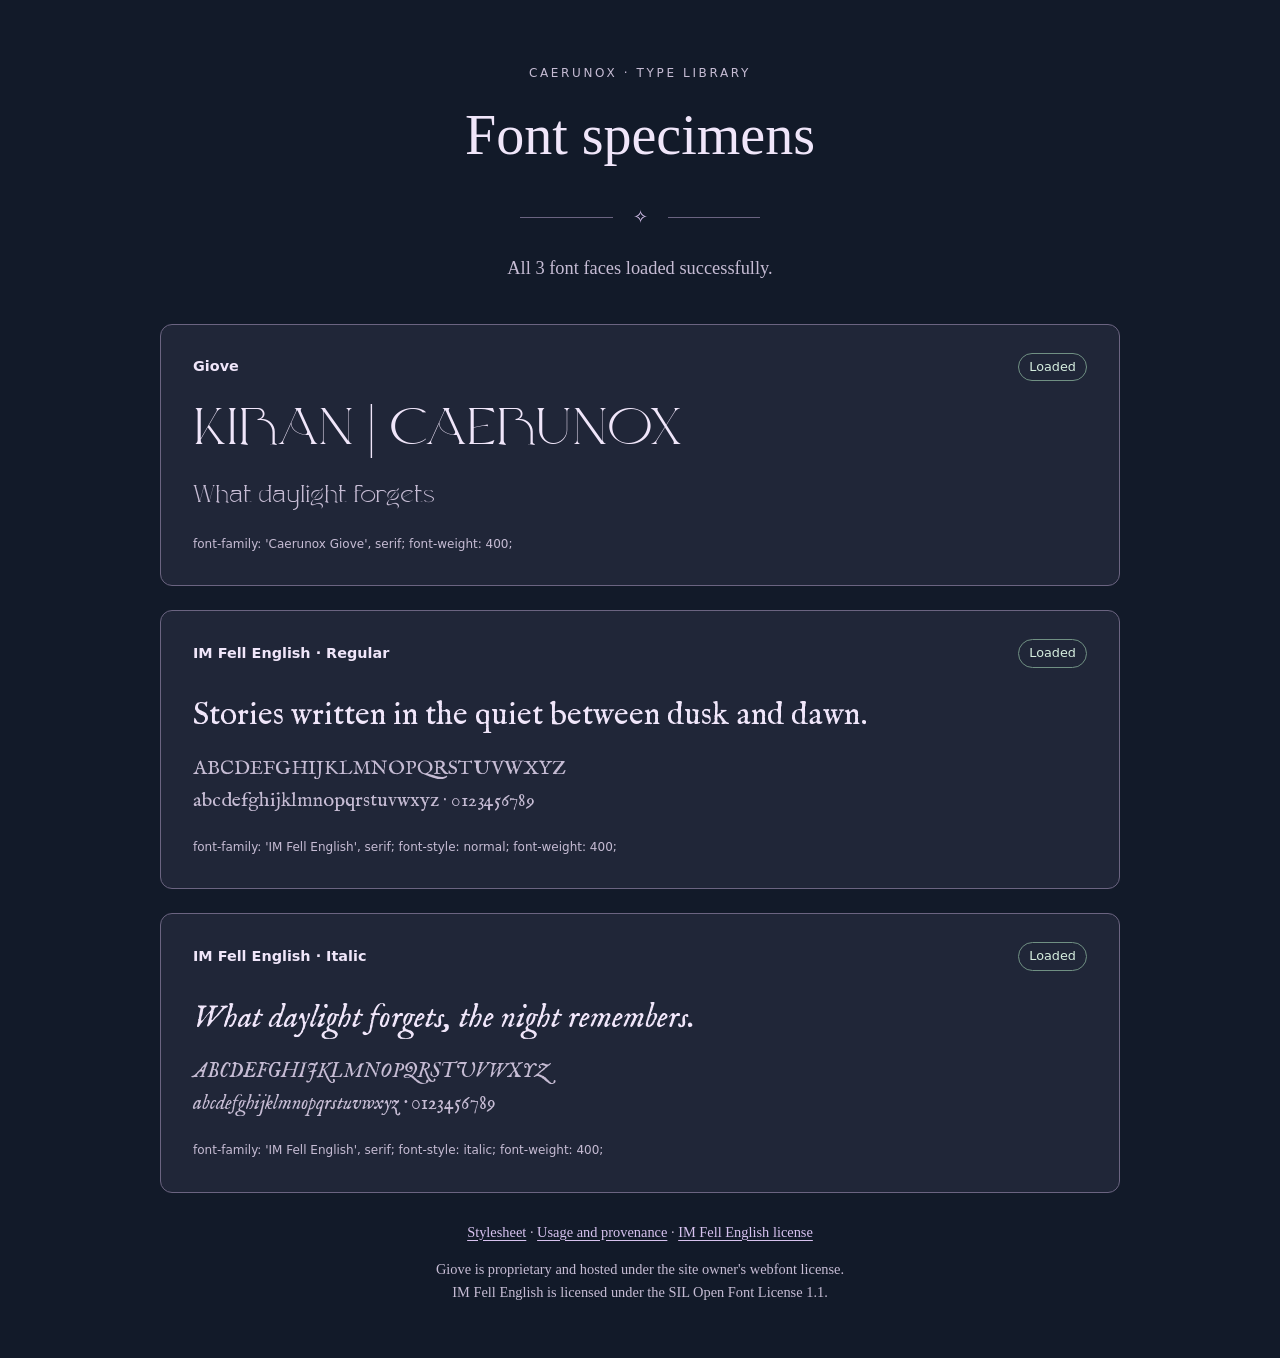
<file: index.html>
<!doctype html>
<html lang="en">
<head>
  <meta charset="utf-8">
  <meta name="viewport" content="width=device-width, initial-scale=1">
  <meta name="theme-color" content="#121a29">
  <title>Caerunox · Font specimens</title>
  <link rel="stylesheet" href="./fonts.css">
  <style>
    :root { color-scheme: dark; --ink:#f0e6fa; --muted:#c6bcd4; --accent:#d7c2ef; --border:#6b6481; }
    * { box-sizing:border-box; }
    body { margin:0; background:#121a29; color:var(--ink); font:1.15rem/1.6 Georgia,serif; }
    main { width:min(960px,calc(100% - 40px)); margin:0 auto; padding:64px 0 40px; }
    header { text-align:center; margin-bottom:40px; }
    .eyebrow,.label,.status,code { font-family:system-ui,sans-serif; }
    .eyebrow { color:var(--muted); font-size:.75rem; letter-spacing:.22em; text-transform:uppercase; }
    h1 { margin:8px 0 12px; font-size:clamp(2rem,5vw,3.5rem); font-weight:400; }
    .divider { display:flex; align-items:center; gap:20px; max-width:240px; margin:22px auto; color:var(--accent); }
    .divider::before,.divider::after { content:""; height:1px; flex:1; background:var(--border); }
    #font-summary { color:var(--muted); margin:0; }
    article { padding:28px 32px; border:1px solid var(--border); border-radius:12px; background:#202638; margin-top:24px; }
    .card-top { display:flex; justify-content:space-between; align-items:center; gap:16px; flex-wrap:wrap; }
    .label { font-size:.9rem; font-weight:600; margin:0; }
    .status { color:var(--muted); font-size:.8rem; padding:3px 10px; border:1px solid var(--border); border-radius:20px; }
    .status[data-state="loaded"] { color:#d5eddf; border-color:#709083; }
    .status[data-state="error"] { color:#ffd5df; border-color:#b87c95; }
    .specimen { margin:22px 0 12px; overflow-wrap:anywhere; }
    .giove { font-family:'Caerunox Giove',serif; font-size:clamp(1.8rem,5vw,3.25rem); font-weight:400; line-height:1.3; }
    .regular,.italic { font-family:'IM Fell English',serif; font-size:clamp(1.5rem,3vw,2rem); font-weight:400; }
    .italic { font-style:italic; }
    .characters { color:var(--muted); margin:0 0 14px; }
    code { color:var(--muted); font-size:.75rem; word-break:break-word; }
    footer { color:var(--muted); text-align:center; font-size:.9rem; padding-top:28px; }
    a { color:var(--accent); text-underline-offset:3px; }
    a:hover { color:white; }
    @media(max-width:520px) { main { padding-top:36px; } article { padding:22px; } }
  </style>
</head>
<body>
  <main>
    <header>
      <div class="eyebrow">Caerunox · Type library</div>
      <h1>Font specimens</h1>
      <div class="divider" aria-hidden="true">✧</div>
      <p id="font-summary" role="status">Checking font files…</p>
      <noscript><p>Enable JavaScript to run the font loading check.</p></noscript>
    </header>

    <article>
      <div class="card-top"><h2 class="label">Giove</h2><span id="status-giove" class="status">Checking…</span></div>
      <p class="specimen giove">KIRAN | CAERUNOX</p>
      <p class="characters giove" style="font-size:1.5rem">What daylight forgets</p>
      <code>font-family: 'Caerunox Giove', serif; font-weight: 400;</code>
    </article>

    <article>
      <div class="card-top"><h2 class="label">IM Fell English · Regular</h2><span id="status-regular" class="status">Checking…</span></div>
      <p class="specimen regular">Stories written in the quiet between dusk and dawn.</p>
      <p class="characters regular" style="font-size:1.25rem">ABCDEFGHIJKLMNOPQRSTUVWXYZ<br>abcdefghijklmnopqrstuvwxyz · 0123456789</p>
      <code>font-family: 'IM Fell English', serif; font-style: normal; font-weight: 400;</code>
    </article>

    <article>
      <div class="card-top"><h2 class="label">IM Fell English · Italic</h2><span id="status-italic" class="status">Checking…</span></div>
      <p class="specimen italic">What daylight forgets, the night remembers.</p>
      <p class="characters italic" style="font-size:1.25rem">ABCDEFGHIJKLMNOPQRSTUVWXYZ<br>abcdefghijklmnopqrstuvwxyz · 0123456789</p>
      <code>font-family: 'IM Fell English', serif; font-style: italic; font-weight: 400;</code>
    </article>

    <footer>
      <a href="./fonts.css">Stylesheet</a> · <a href="./README.md">Usage and provenance</a> · <a href="./licenses/IM-Fell-English-OFL.txt">IM Fell English license</a>
      <p>Giove is proprietary and hosted under the site owner's webfont license.<br>IM Fell English is licensed under the SIL Open Font License 1.1.</p>
    </footer>
  </main>
  <script>
    (async function checkFonts() {
      const summary = document.getElementById('font-summary');
      const faces = [
        { id: 'giove', font: 'normal 400 24px "Caerunox Giove"', text: 'KIRAN | CAERUNOX' },
        { id: 'regular', font: 'normal 400 24px "IM Fell English"', text: 'Stories at dusk' },
        { id: 'italic', font: 'italic 400 24px "IM Fell English"', text: 'The night remembers' }
      ];
      if (!document.fonts) {
        summary.textContent = 'Font loading checks are unavailable in this browser.';
        faces.forEach(({id}) => { document.getElementById('status-' + id).textContent = 'Check unavailable'; });
        return;
      }
      await document.fonts.ready;
      const results = await Promise.all(faces.map(async ({id, font, text}) => {
        const status = document.getElementById('status-' + id);
        try {
          const loaded = await document.fonts.load(font, text);
          const ok = loaded.length > 0 && loaded.every(face => face.status === 'loaded') && document.fonts.check(font, text);
          status.textContent = ok ? 'Loaded' : 'Font unavailable';
          status.dataset.state = ok ? 'loaded' : 'error';
          return ok;
        } catch (error) {
          status.textContent = 'Loading failed';
          status.dataset.state = 'error';
          return false;
        }
      }));
      const count = results.filter(Boolean).length;
      summary.textContent = count === faces.length ? 'All 3 font faces loaded successfully.' : count + ' of 3 font faces loaded. Check the font paths and stylesheet.';
    }());
  </script>
</body>
</html>
</file>
<file: fonts.css>
@font-face {
  font-family: 'Caerunox Giove';
  src: url('./fonts/Giove-Regular.woff') format('woff');
  font-style: normal;
  font-weight: 400;
  font-display: swap;
}
@font-face {
  font-family: 'IM Fell English';
  src: url('./fonts/IMFellEnglish-Regular.ttf') format('truetype');
  font-style: normal;
  font-weight: 400;
  font-display: swap;
}
@font-face {
  font-family: 'IM Fell English';
  src: url('./fonts/IMFellEnglish-Italic.ttf') format('truetype');
  font-style: italic;
  font-weight: 400;
  font-display: swap;
}
</file>
